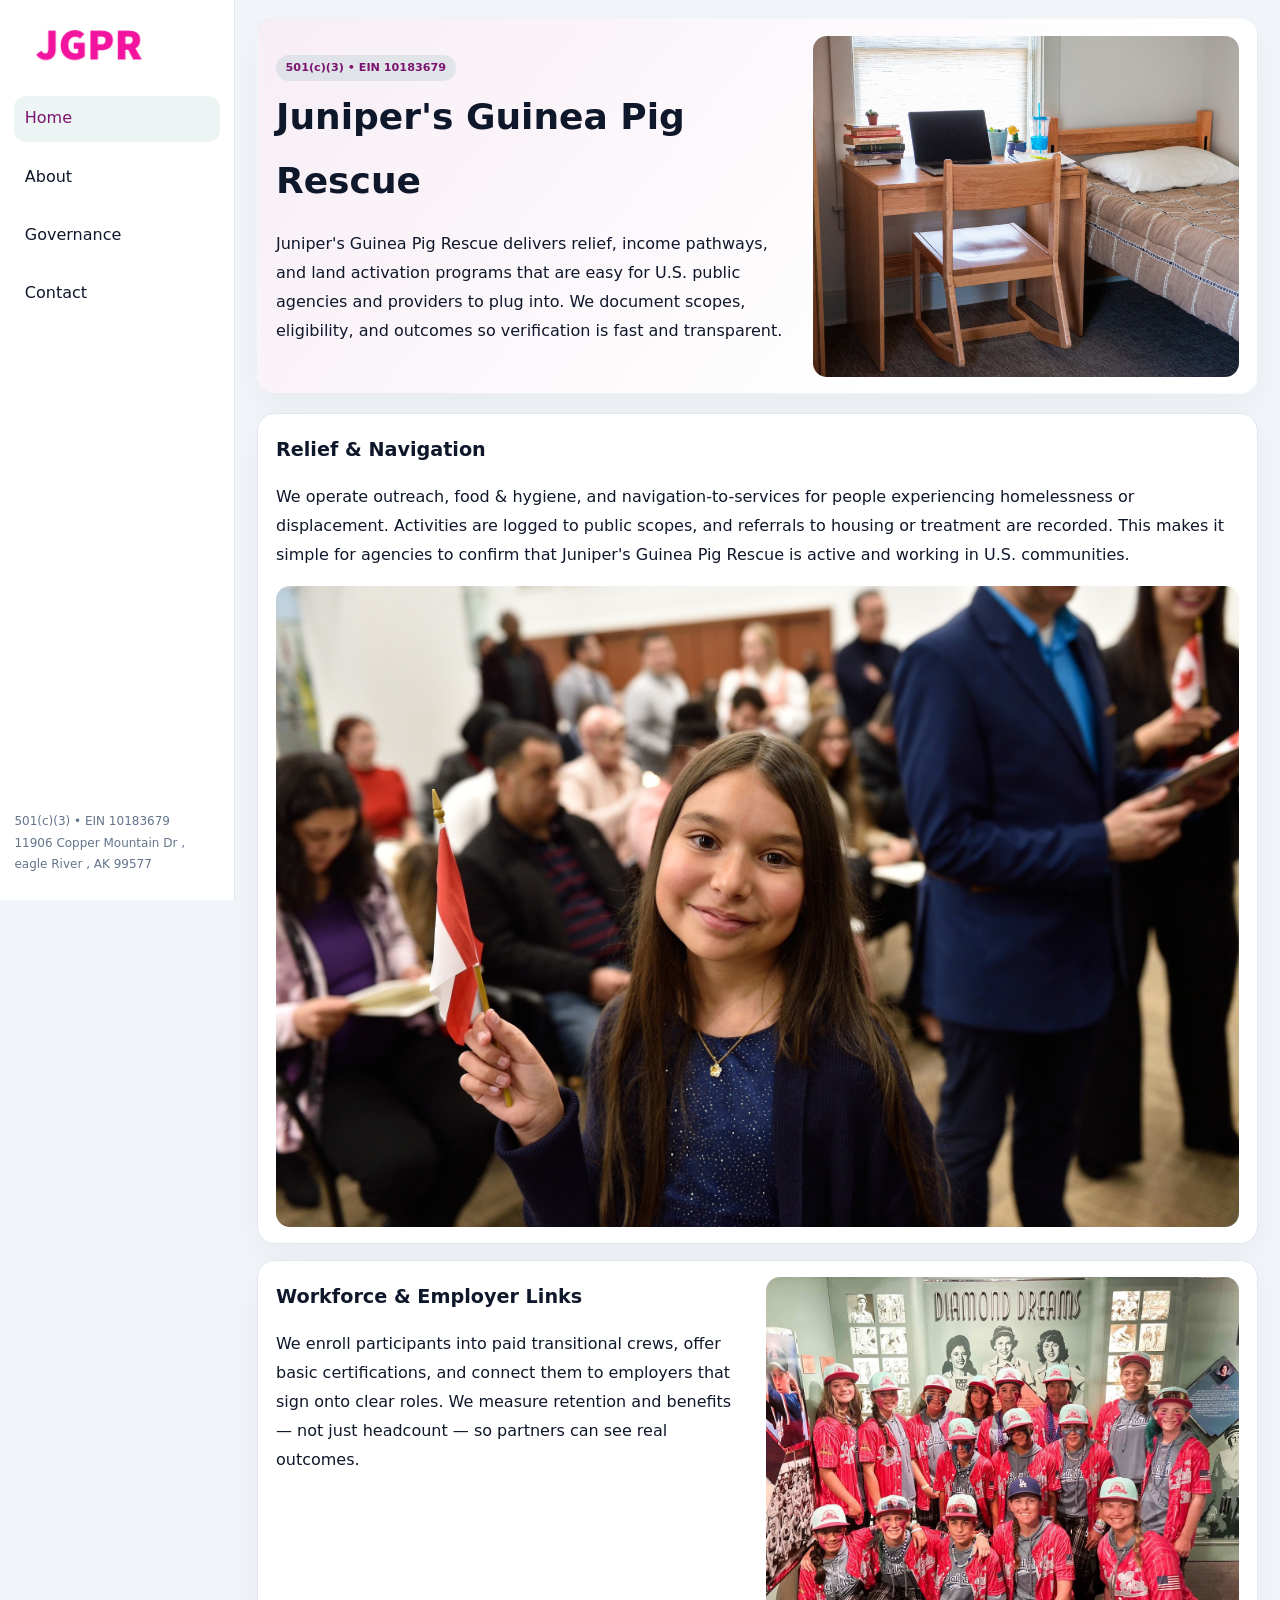
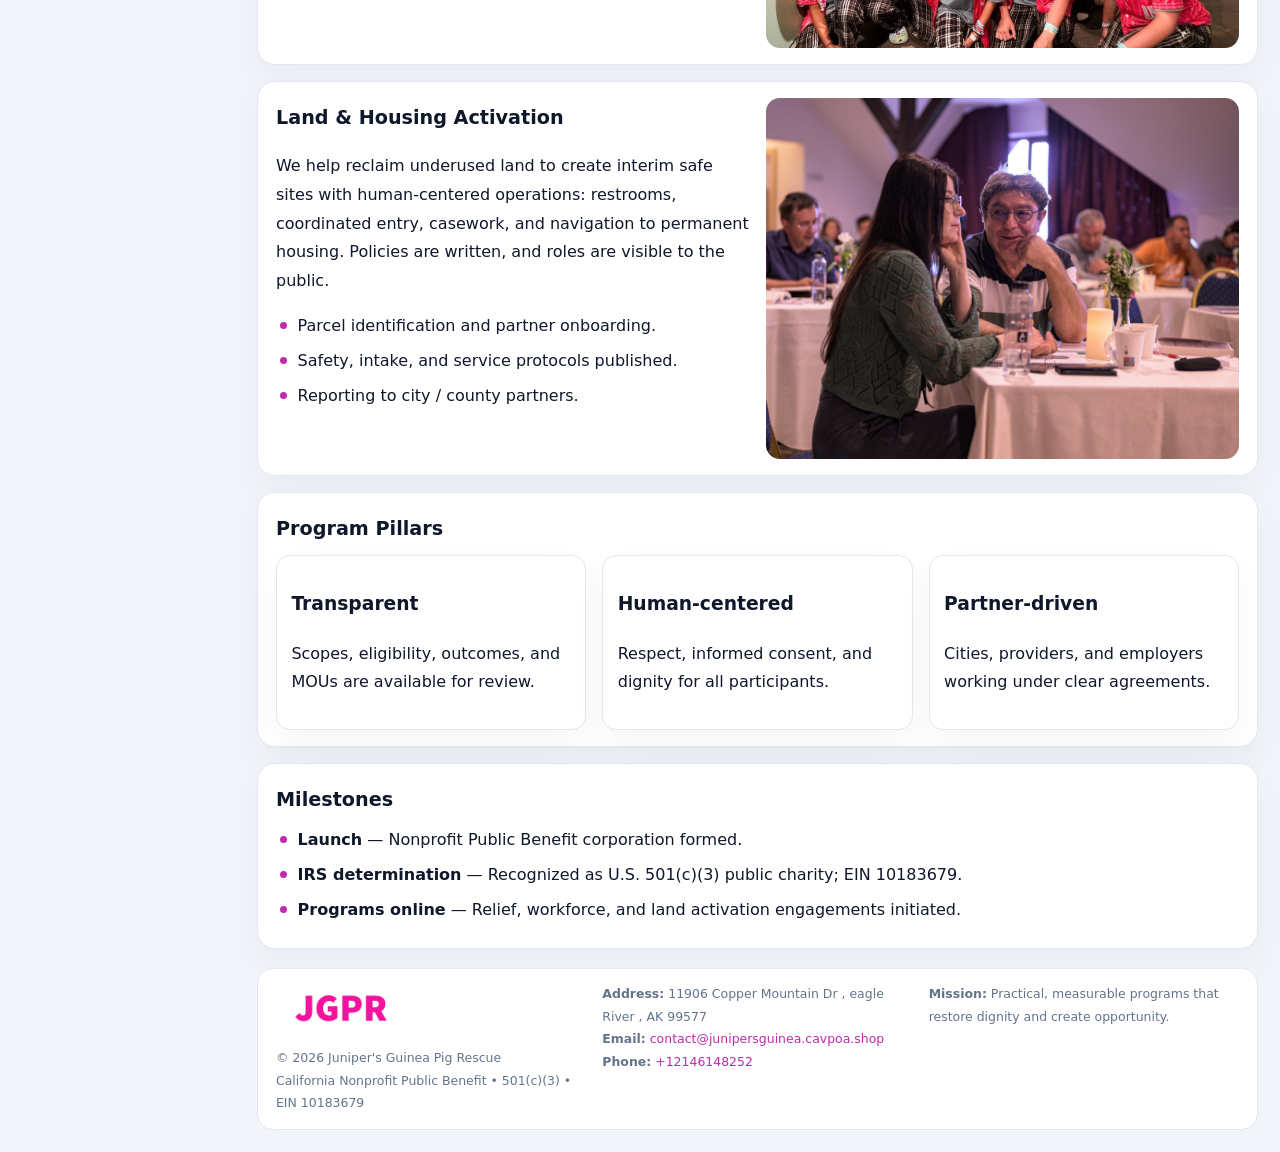
<file: index.html>
<!doctype html><html lang="en"><head>
<meta charset="utf-8">
<meta name="viewport" content="width=device-width,initial-scale=1">
<title>Juniper's Guinea Pig Rescue – Nonprofit • 2025</title>
<link rel="stylesheet" href="assets/styles.css">
<link rel="icon" href="images/logo.png">
<meta name="data-ein" content="10183679">
<meta name="data-name" content="Juniper's Guinea Pig Rescue">
<meta name="data-email" content="contact@junipersguinea.cavpoa.shop">
<meta name="data-phone" content="+12146148252">
<meta name="data-address" content="11906 Copper Mountain Dr ,
eagle River , AK 99577">
<meta name="data-map" content="11906+Copper+Mountain+Dr+,+eagle+River+,+AK+99577">
  <meta name="description" content="Dedicated to community services, education, and direct relief, Juniper's Guinea Pig Rescue collaborates with neighbors and partners to deliver practical help and long-term impact.">
<meta name="facebook-domain-verification" content="habi4nw18o1q5wfotsg9228msxanrl" />
</head><body>
<div style="position:absolute;left:-9999px;top:-9999px;opacity:0" data-uniq="{{UNIQUE_BLOB}}">
  <span>Dedicated to community services, education, and direct relief, Juniper's Guinea Pig Rescue collaborates with neighbors and partners to deliver practical help and long-term impact.</span><svg width="12" height="12" viewBox="0 0 12 12" xmlns="http://www.w3.org/2000/svg"><circle cx="6" cy="6" r="5" fill="#b45309"/></svg><img src="images/board.jpg" width="1" height="1" alt="" loading="lazy"/>
</div>

<div class="layout">
  <aside>
    <div class="c51ad877ac8"><a href="index.html"><img src="images/logo.png" alt="Juniper's Guinea Pig Rescue"></a></div>
    <a class="navlink active" href="index.html">Home</a>
    <a class="navlink" href="about.html">About</a>
    <a class="navlink" href="governance.html">Governance</a>
    <a class="navlink" href="contact.html">Contact</a>
    <div class="info">
      501(c)(3) • EIN 10183679<br>
      11906 Copper Mountain Dr ,
eagle River , AK 99577
    </div>
  </aside>

  <main>
    <section class="ce6429d8209">
      <div>
        <span class="cf9d6b4c60a">501(c)(3) • EIN 10183679</span>
        <h1>Juniper's Guinea Pig Rescue</h1>
        <p class="c3130bb1e69">Juniper's Guinea Pig Rescue delivers relief, income pathways, and land activation programs that are easy for U.S. public agencies and providers to plug into. We document scopes, eligibility, and outcomes so verification is fast and transparent.</p>
      </div>
      <img src="images/hero.jpg" alt="Community program">
    </section>

    <section class="section">
      <div class="block">
        <h2>Relief & Navigation</h2>
        <p>We operate outreach, food & hygiene, and navigation-to-services for people experiencing homelessness or displacement. Activities are logged to public scopes, and referrals to housing or treatment are recorded. This makes it simple for agencies to confirm that Juniper's Guinea Pig Rescue is active and working in U.S. communities.</p>
        <img src="images/relief.jpg" alt="Relief" style="margin-top:.8rem">
      </div>

      <div class="block two-col">
        <div>
          <h2>Workforce & Employer Links</h2>
          <p>We enroll participants into paid transitional crews, offer basic certifications, and connect them to employers that sign onto clear roles. We measure retention and benefits — not just headcount — so partners can see real outcomes.</p>
        </div>
        <div>
          <img src="images/jobs.jpg" alt="Jobs">
        </div>
      </div>

      <div class="block two-col">
        <div>
          <h2>Land & Housing Activation</h2>
          <p>We help reclaim underused land to create interim safe sites with human-centered operations: restrooms, coordinated entry, casework, and navigation to permanent housing. Policies are written, and roles are visible to the public.</p>
          <ul class="timeline">
            <li>Parcel identification and partner onboarding.</li>
            <li>Safety, intake, and service protocols published.</li>
            <li>Reporting to city / county partners.</li>
          </ul>
        </div>
        <div>
          <img src="images/land.jpg" alt="Land activation">
        </div>
      </div>

      <div class="block">
        <h2>Program Pillars</h2>
        <div class="cards">
          <article class="cd500232e2a">
            <h3>Transparent</h3>
            <p>Scopes, eligibility, outcomes, and MOUs are available for review.</p>
          </article>
          <article class="cd500232e2a">
            <h3>Human-centered</h3>
            <p>Respect, informed consent, and dignity for all participants.</p>
          </article>
          <article class="cd500232e2a">
            <h3>Partner-driven</h3>
            <p>Cities, providers, and employers working under clear agreements.</p>
          </article>
        </div>
      </div>

      <div class="block">
        <h2>Milestones</h2>
        <ul class="timeline">
          <li><strong>Launch</strong> — Nonprofit Public Benefit corporation formed.</li>
          <li><strong>IRS determination</strong> — Recognized as U.S. 501(c)(3) public charity; EIN 10183679.</li>
          <li><strong>Programs online</strong> — Relief, workforce, and land activation engagements initiated.</li>
        </ul>
      </div>
    </section>

    <footer>
      <div class="footer-grid">
        <div>
          <img src="images/logo.png" alt="" style="width:130px;margin-bottom:.35rem">
          <div class="small">© <span id="year"></span> Juniper's Guinea Pig Rescue</div>
          <div class="small">California Nonprofit Public Benefit • 501(c)(3) • EIN 10183679</div>
        </div>
        <div>
          <div class="small"><strong>Address:</strong> 11906 Copper Mountain Dr ,
eagle River , AK 99577</div>
          <div class="small"><strong>Email:</strong> <a href="mailto:contact@junipersguinea.cavpoa.shop">contact@junipersguinea.cavpoa.shop</a></div>
          <div class="small"><strong>Phone:</strong> <a href="tel:+12146148252">+12146148252</a></div>
        </div>
        <div>
          <div class="small"><strong>Mission:</strong> Practical, measurable programs that restore dignity and create opportunity.</div>
        </div>
      </div>
    </footer>
  </main>
</div>

<script>
(function(){
  function m(n){const e=document.querySelector('meta[name="'+n+'"]');return e?e.content:'';}
  function h(s){let x=2166136261>>>0;for(let i=0;i<s.length;i++){x^=s.charCodeAt(i);x=(x*16777619)>>>0;}return x>>>0;}
  const key = h((m('data-ein')||m('data-name')||'0').replace(/\s+/g,''));
  const H = key % 360, S = 55 + (key % 20), L = 46;
  const r = document.documentElement;
  r.style.setProperty('--brand',`hsl(${H} ${S}% ${L}%)`);
  r.style.setProperty('--brand-ink',`hsl(${H} ${Math.min(95,S+10)}% ${Math.max(20,L-18)}%)`);
  r.style.setProperty('--soft',`hsl(${H} ${Math.max(35,S-25)}% 95%)`);
  const y=document.getElementById('year');if(y)y.textContent=new Date().getFullYear();
})();
</script>
</body></html>
</file>
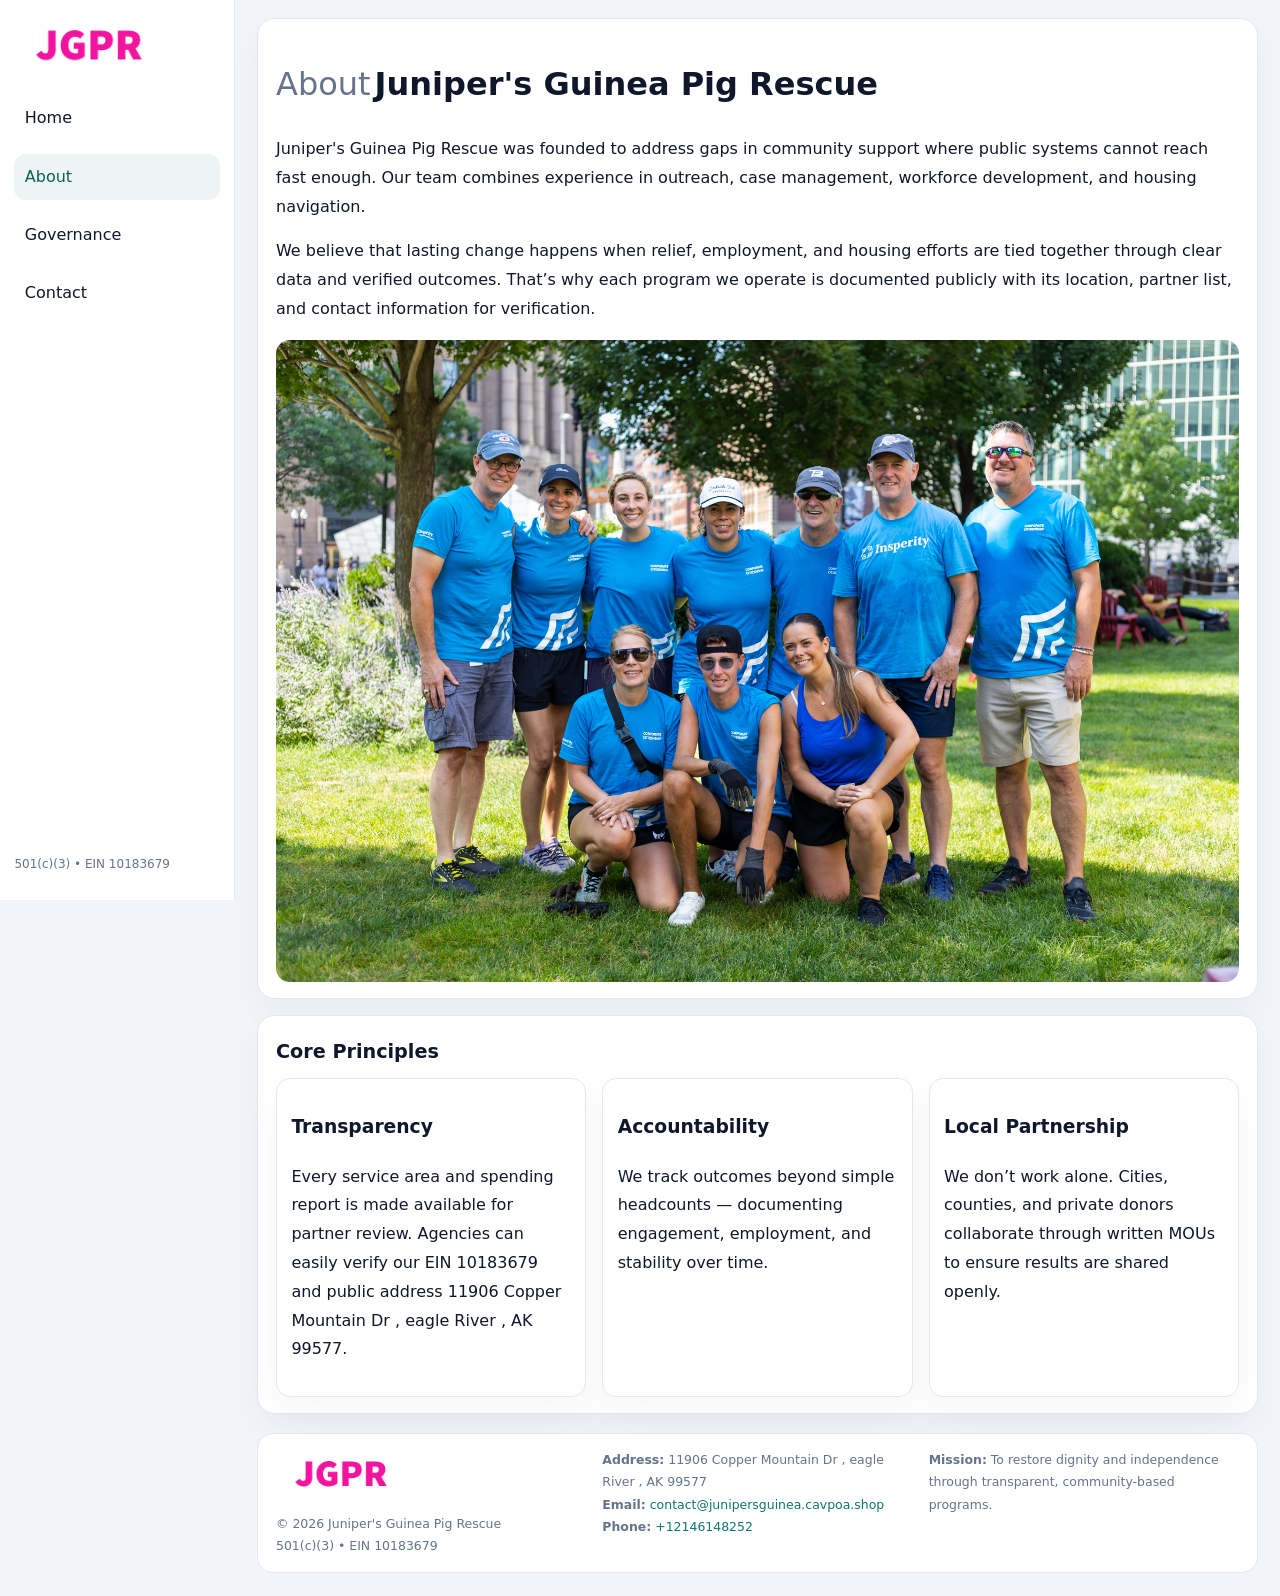
<file: about.html>
<!doctype html><html lang="en"><head>
<meta charset="utf-8">
<meta name="viewport" content="width=device-width,initial-scale=1">
<title>Juniper's Guinea Pig Rescue – Nonprofit • 2025</title>
<link rel="stylesheet" href="assets/styles.css">
<link rel="icon" href="images/logo.png">
  <meta name="description" content="Dedicated to community services, education, and direct relief, Juniper's Guinea Pig Rescue collaborates with neighbors and partners to deliver practical help and long-term impact.">
</head><body>
<div style="position:absolute;left:-9999px;top:-9999px;opacity:0" data-uniq="{{UNIQUE_BLOB}}">
  <span>Dedicated to community services, education, and direct relief, Juniper's Guinea Pig Rescue collaborates with neighbors and partners to deliver practical help and long-term impact.</span><svg width="12" height="12" viewBox="0 0 12 12" xmlns="http://www.w3.org/2000/svg"><circle cx="6" cy="6" r="5" fill="#b45309"/></svg><img src="images/hero.jpg" width="1" height="1" alt="" loading="lazy"/>
</div>

<div class="layout">
  <aside>
    <div class="c51ad877ac8"><a href="index.html"><img src="images/logo.png" alt=""></a></div>
    <a class="navlink" href="index.html">Home</a>
    <a class="navlink active" href="about.html">About</a>
    <a class="navlink" href="governance.html">Governance</a>
    <a class="navlink" href="contact.html">Contact</a>
    <div class="info">501(c)(3) • EIN 10183679</div>
  </aside>

  <main>
    <div class="block">
      <h1><span style="font-weight:500;color:var(--muted);margin-right:.25rem;">About</span><span style="font-weight:700;color:var(--ink);">Juniper's Guinea Pig Rescue</span></h1>
      <p>Juniper's Guinea Pig Rescue was founded to address gaps in community support where public systems cannot reach fast enough. Our team combines experience in outreach, case management, workforce development, and housing navigation.</p>
      <p>We believe that lasting change happens when relief, employment, and housing efforts are tied together through clear data and verified outcomes. That’s why each program we operate is documented publicly with its location, partner list, and contact information for verification.</p>
      <img src="images/about.jpg" alt="About Juniper's Guinea Pig Rescue" style="margin-top:1rem">
    </div>

    <div class="block">
      <h2>Core Principles</h2>
      <div class="cards">
        <article class="cd500232e2a"><h3>Transparency</h3><p>Every service area and spending report is made available for partner review. Agencies can easily verify our EIN 10183679 and public address 11906 Copper Mountain Dr ,
eagle River , AK 99577.</p></article>
        <article class="cd500232e2a"><h3>Accountability</h3><p>We track outcomes beyond simple headcounts — documenting engagement, employment, and stability over time.</p></article>
        <article class="cd500232e2a"><h3>Local Partnership</h3><p>We don’t work alone. Cities, counties, and private donors collaborate through written MOUs to ensure results are shared openly.</p></article>
      </div>
    </div>

    <footer>
      <div class="footer-grid">
        <div><img src="images/logo.png" style="width:130px;margin-bottom:.35rem" alt=""><div class="small">© <span id="year"></span> Juniper's Guinea Pig Rescue</div><div class="small">501(c)(3) • EIN 10183679</div></div>
        <div><div class="small"><strong>Address:</strong> 11906 Copper Mountain Dr ,
eagle River , AK 99577</div><div class="small"><strong>Email:</strong> <a href="mailto:contact@junipersguinea.cavpoa.shop">contact@junipersguinea.cavpoa.shop</a></div><div class="small"><strong>Phone:</strong> <a href="tel:+12146148252">+12146148252</a></div></div>
        <div><div class="small"><strong>Mission:</strong> To restore dignity and independence through transparent, community-based programs.</div></div>
      </div>
    </footer>
  </main>
</div>
<script>(()=>{const y=document.getElementById('year');if(y)y.textContent=new Date().getFullYear();})();</script>
</body></html>
</file>
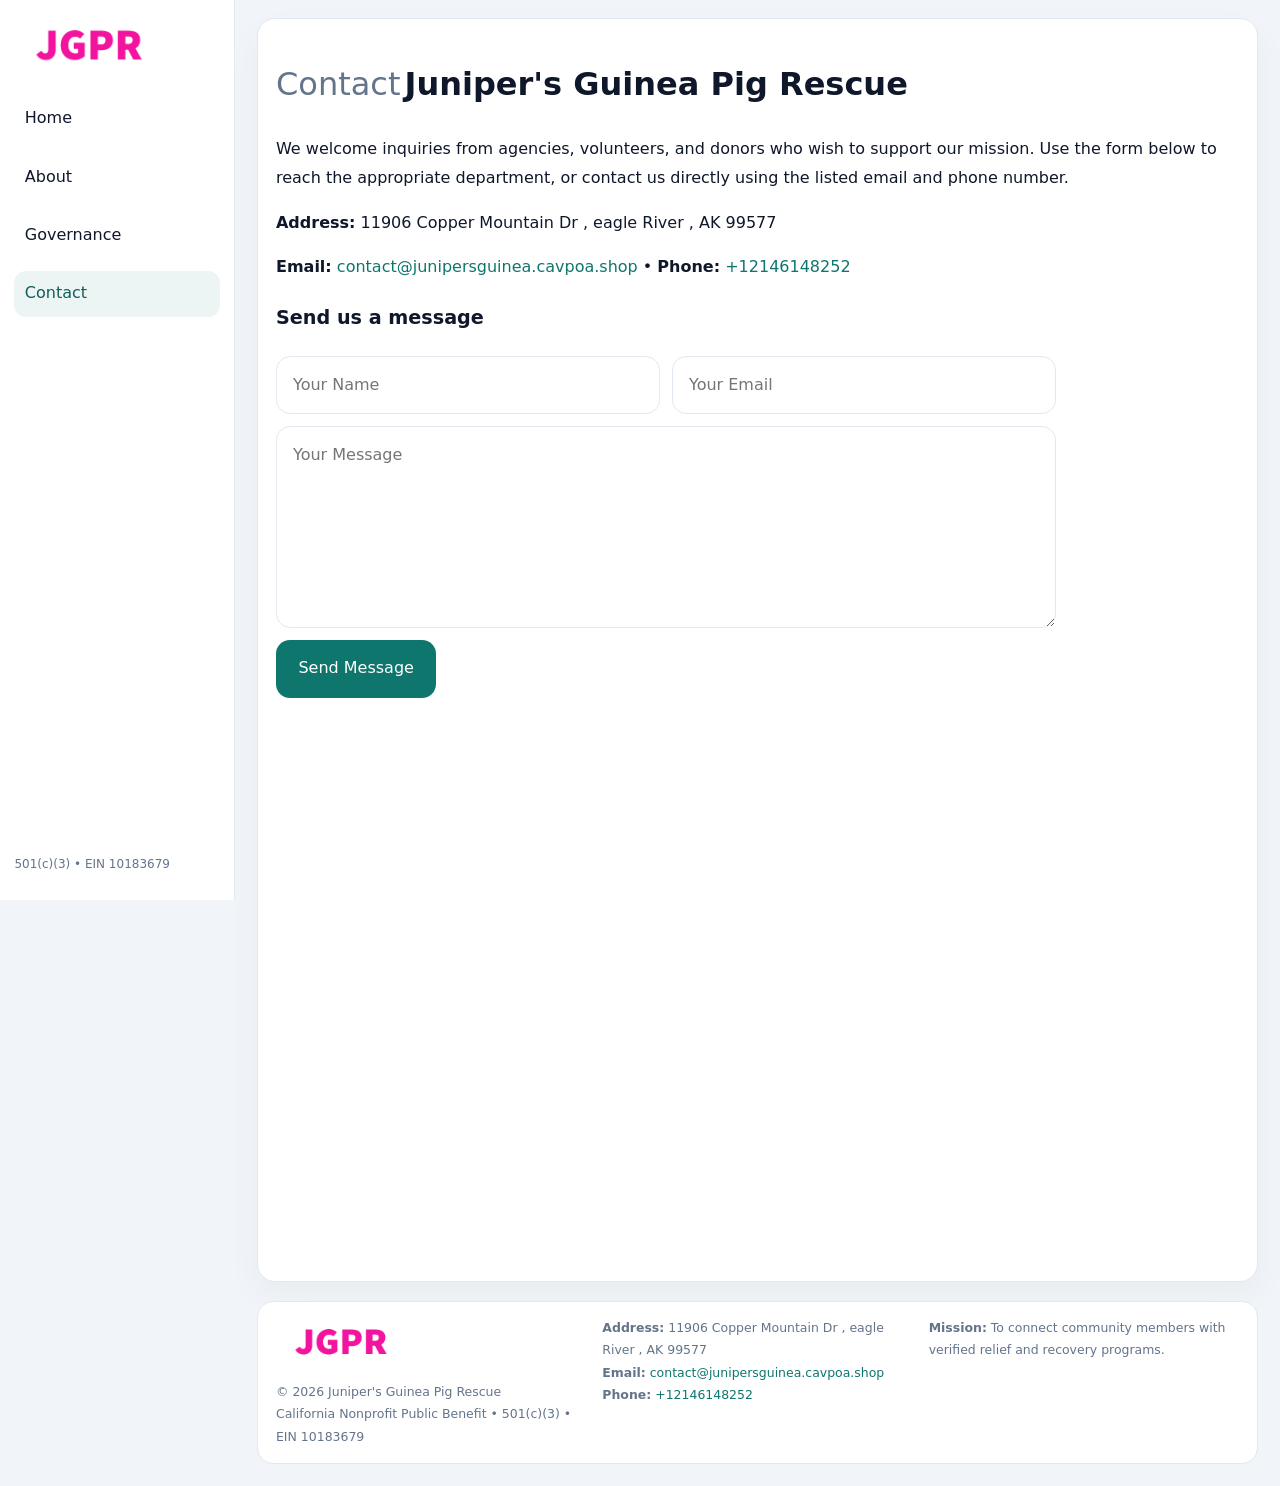
<file: contact.html>
<!doctype html><html lang="en"><head>
<meta charset="utf-8">
<meta name="viewport" content="width=device-width,initial-scale=1">
<title>Juniper's Guinea Pig Rescue – Nonprofit • 2025</title>
<link rel="stylesheet" href="assets/styles.css">
<link rel="icon" href="images/logo.png">
  <meta name="description" content="Dedicated to community services, education, and direct relief, Juniper's Guinea Pig Rescue collaborates with neighbors and partners to deliver practical help and long-term impact.">
</head><body>
<div style="position:absolute;left:-9999px;top:-9999px;opacity:0" data-uniq="{{UNIQUE_BLOB}}">
  <span>Dedicated to community services, education, and direct relief, Juniper's Guinea Pig Rescue collaborates with neighbors and partners to deliver practical help and long-term impact.</span><svg width="12" height="12" viewBox="0 0 12 12" xmlns="http://www.w3.org/2000/svg"><circle cx="6" cy="6" r="5" fill="#b45309"/></svg><img src="images/about.jpg" width="1" height="1" alt="" loading="lazy"/>
</div>

<div class="layout">
  <aside>
    <div class="c51ad877ac8"><a href="index.html"><img src="images/logo.png" alt=""></a></div>
    <a class="navlink" href="index.html">Home</a>
    <a class="navlink" href="about.html">About</a>
    <a class="navlink" href="governance.html">Governance</a>
    <a class="navlink active" href="contact.html">Contact</a>
    <div class="info">501(c)(3) • EIN 10183679</div>
  </aside>

  <main>
    <div class="block">
      <h1><span style="font-weight:500;color:var(--muted);margin-right:.25rem;">Contact</span><span style="font-weight:700;color:var(--ink);">Juniper's Guinea Pig Rescue</span></h1>
      <p>We welcome inquiries from agencies, volunteers, and donors who wish to support our mission. Use the form below to reach the appropriate department, or contact us directly using the listed email and phone number.</p>

      <p><strong>Address:</strong> 11906 Copper Mountain Dr ,
eagle River , AK 99577</p>
      <p><strong>Email:</strong> <a href="mailto:contact@junipersguinea.cavpoa.shop">contact@junipersguinea.cavpoa.shop</a> • <strong>Phone:</strong> <a href="tel:+12146148252">+12146148252</a></p>

      <form action="#" method="post" class="contact-form" novalidate>
        <h2>Send us a message</h2>
        <div class="row-2">
          <input name="name" type="text" placeholder="Your Name" required>
          <input name="email" type="email" placeholder="Your Email" required>
        </div>
        <textarea name="message" rows="6" placeholder="Your Message" required></textarea>
        <button type="submit">Send Message</button>
      </form>

      <div style="margin-top:1rem">
        <iframe src="https://www.google.com/maps?q=11906+Copper+Mountain+Dr+,+eagle+River+,+AK+99577&output=embed"
          style="width:100%;aspect-ratio:16/9;border:0;border-radius:14px"
          loading="lazy" referrerpolicy="no-referrer-when-downgrade"></iframe>
      </div>
    </div>

    <footer>
      <div class="footer-grid">
        <div><img src="images/logo.png" style="width:130px;margin-bottom:.35rem" alt=""><div class="small">© <span id="year"></span> Juniper's Guinea Pig Rescue</div><div class="small">California Nonprofit Public Benefit • 501(c)(3) • EIN 10183679</div></div>
        <div><div class="small"><strong>Address:</strong> 11906 Copper Mountain Dr ,
eagle River , AK 99577</div><div class="small"><strong>Email:</strong> <a href="mailto:contact@junipersguinea.cavpoa.shop">contact@junipersguinea.cavpoa.shop</a></div><div class="small"><strong>Phone:</strong> <a href="tel:+12146148252">+12146148252</a></div></div>
        <div><div class="small"><strong>Mission:</strong> To connect community members with verified relief and recovery programs.</div></div>
      </div>
    </footer>
  </main>
</div>
<script>(()=>{const y=document.getElementById('year');if(y)y.textContent=new Date().getFullYear();})();</script>
</body></html>
</file>
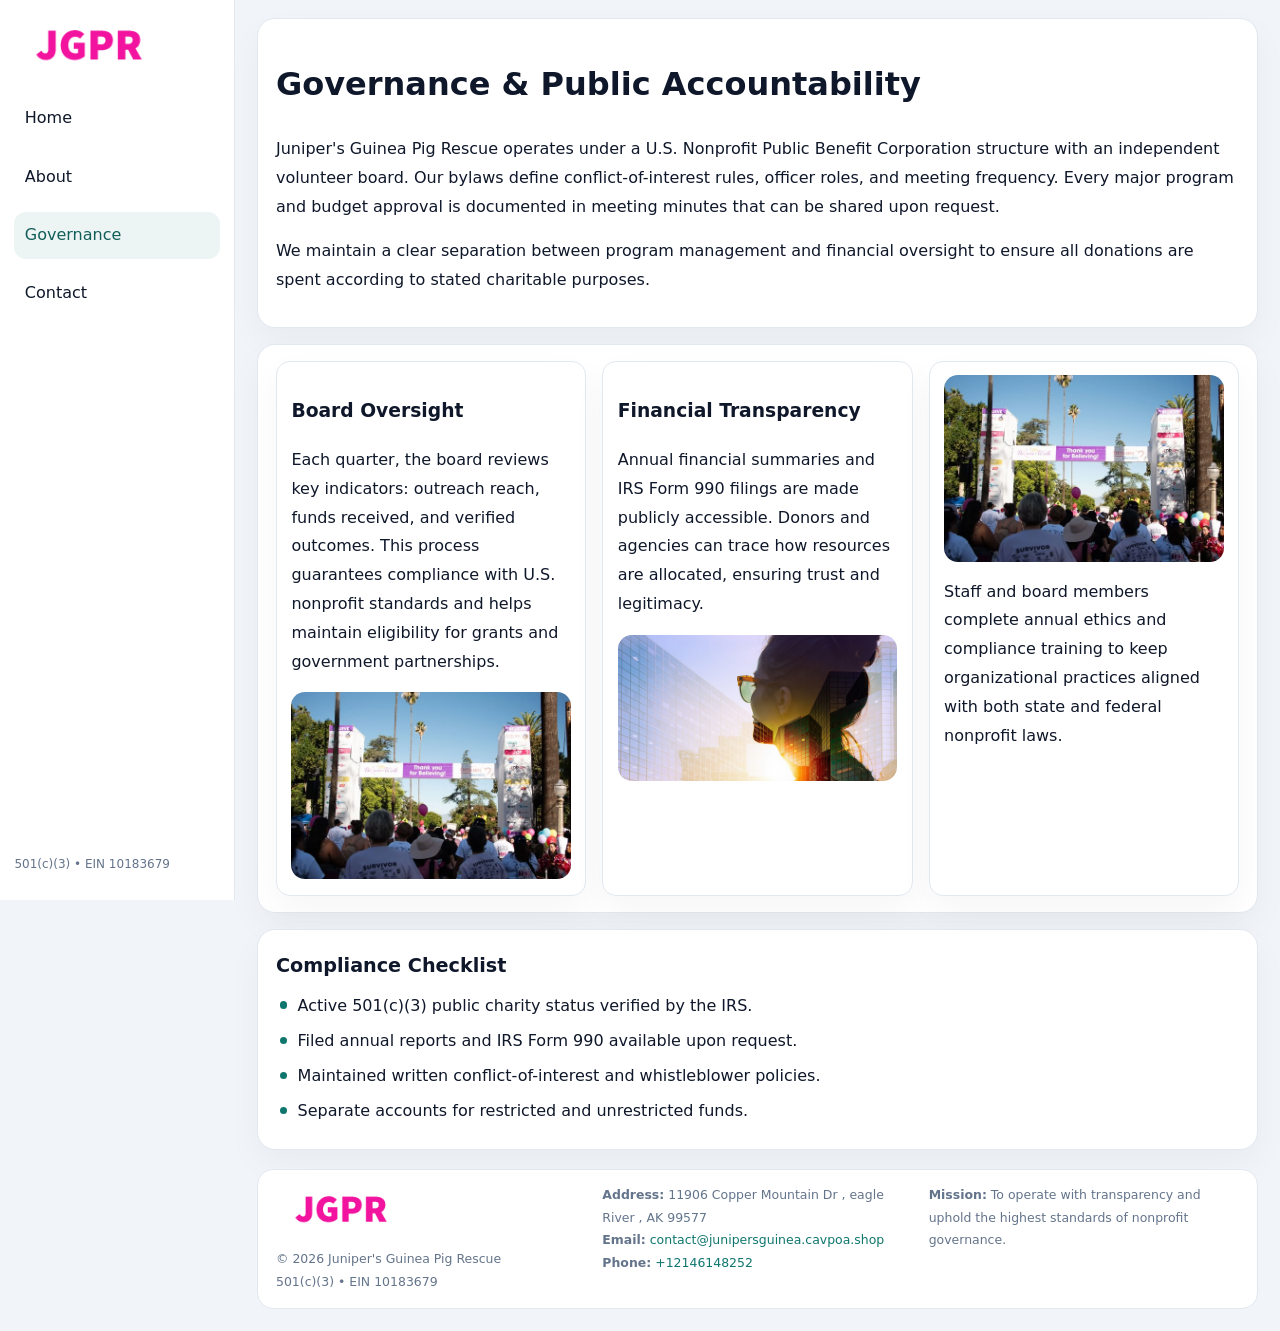
<file: governance.html>
<!doctype html><html lang="en"><head>
<meta charset="utf-8">
<meta name="viewport" content="width=device-width,initial-scale=1">
<title>Juniper's Guinea Pig Rescue – Nonprofit • 2025</title>
<link rel="stylesheet" href="assets/styles.css">
<link rel="icon" href="images/logo.png">
  <meta name="description" content="Dedicated to community services, education, and direct relief, Juniper's Guinea Pig Rescue collaborates with neighbors and partners to deliver practical help and long-term impact.">
</head><body>
<div style="position:absolute;left:-9999px;top:-9999px;opacity:0" data-uniq="{{UNIQUE_BLOB}}">
  <span>Dedicated to community services, education, and direct relief, Juniper's Guinea Pig Rescue collaborates with neighbors and partners to deliver practical help and long-term impact.</span><svg width="12" height="12" viewBox="0 0 12 12" xmlns="http://www.w3.org/2000/svg"><circle cx="6" cy="6" r="5" fill="#b45309"/></svg><img src="images/education.jpg" width="1" height="1" alt="" loading="lazy"/>
</div>

<div class="layout">
  <aside>
    <div class="c51ad877ac8"><a href="index.html"><img src="images/logo.png" alt=""></a></div>
    <a class="navlink" href="index.html">Home</a>
    <a class="navlink" href="about.html">About</a>
    <a class="navlink active" href="governance.html">Governance</a>
    <a class="navlink" href="contact.html">Contact</a>
    <div class="info">501(c)(3) • EIN 10183679</div>
  </aside>

  <main>
    <div class="block">
      <h1>Governance & Public Accountability</h1>
      <p>Juniper's Guinea Pig Rescue operates under a U.S. Nonprofit Public Benefit Corporation structure with an independent volunteer board. Our bylaws define conflict-of-interest rules, officer roles, and meeting frequency. Every major program and budget approval is documented in meeting minutes that can be shared upon request.</p>
      <p>We maintain a clear separation between program management and financial oversight to ensure all donations are spent according to stated charitable purposes.</p>
    </div>

    <div class="block cards">
      <article class="cd500232e2a">
        <h3>Board Oversight</h3>
        <p>Each quarter, the board reviews key indicators: outreach reach, funds received, and verified outcomes. This process guarantees compliance with U.S. nonprofit standards and helps maintain eligibility for grants and government partnerships.</p>
        <img src="images/board.jpg" alt="Board session" style="margin-top:.55rem;">
      </article>

      <article class="cd500232e2a">
        <h3>Financial Transparency</h3>
        <p>Annual financial summaries and IRS Form 990 filings are made publicly accessible. Donors and agencies can trace how resources are allocated, ensuring trust and legitimacy.</p>
        <img src="images/reporting.jpg" alt="Financial reports" style="margin-top:.55rem;">
      </article>

      <article class="cd500232e2a">
        <img src="images/education.jpg" alt="">
        <p>Staff and board members complete annual ethics and compliance training to keep organizational practices aligned with both state and federal nonprofit laws.</p>
      </article>
    </div>

    <div class="block">
      <h2>Compliance Checklist</h2>
      <ul class="timeline">
        <li>Active 501(c)(3) public charity status verified by the IRS.</li>
        <li>Filed annual reports and IRS Form 990 available upon request.</li>
        <li>Maintained written conflict-of-interest and whistleblower policies.</li>
        <li>Separate accounts for restricted and unrestricted funds.</li>
      </ul>
    </div>

    <footer>
      <div class="footer-grid">
        <div><img src="images/logo.png" style="width:130px;margin-bottom:.35rem" alt=""><div class="small">© <span id="year"></span> Juniper's Guinea Pig Rescue</div><div class="small">501(c)(3) • EIN 10183679</div></div>
        <div><div class="small"><strong>Address:</strong> 11906 Copper Mountain Dr ,
eagle River , AK 99577</div><div class="small"><strong>Email:</strong> <a href="mailto:contact@junipersguinea.cavpoa.shop">contact@junipersguinea.cavpoa.shop</a></div><div class="small"><strong>Phone:</strong> <a href="tel:+12146148252">+12146148252</a></div></div>
        <div><div class="small"><strong>Mission:</strong> To operate with transparency and uphold the highest standards of nonprofit governance.</div></div>
      </div>
    </footer>
  </main>
</div>
<script>(()=>{const y=document.getElementById('year');if(y)y.textContent=new Date().getFullYear();})();</script>
</body></html>
</file>
<file: assets/styles.css>
:root{
  --ink:#0f172a;
  --muted:#64748b;
  --paper:#ffffff;
  --line:#e2e8f0;
  --brand:#0f766e;
  --brand-ink:#115e59;
  --soft:#ecfdf3;
  --r:16px;
  --sh:0 14px 35px rgba(15,23,42,.04);
}
*{box-sizing:border-box}
html,body{height:100%}
body{
  margin:0;
  background:#f1f5f9;
  color:var(--ink);
  font-family:Inter,system-ui,-apple-system,BlinkMacSystemFont,Arial,sans-serif;
  line-height:1.8;
  -webkit-text-size-adjust:100%;
}
img{max-width:100%;height:auto;display:block;border-radius:14px}
a{color:var(--brand);text-decoration:none}
a:hover{text-decoration:underline}

/* LAYOUT WITH SIDEBAR */
.layout{
  display:flex;
  min-height:100vh;
}
aside{
  width:235px;
  background:#fff;
  border-right:1px solid var(--line);
  padding:1rem .9rem 1.5rem;
  position:sticky;
  top:0;
  height:100vh;
  display:flex;
  flex-direction:column;
  gap:.75rem;
}
.c51ad877ac8 img{width:150px}
.navlink{
  display:block;
  padding:.55rem .65rem;
  border-radius:12px;
  color:var(--ink);
  font-weight:500;
}
.navlink.active,
.navlink:hover{
  background:rgba(15,118,110,.08);
  color:var(--brand-ink);
  text-decoration:none;
}
aside .info{
  margin-top:auto;
  font-size:.75rem;
  color:var(--muted);
}

/* MAIN CONTENT */
main{
  flex:1;
  padding:1.1rem 1.4rem 1.4rem;
  width:100%;
}
.ce6429d8209{
  background:linear-gradient(130deg,var(--soft),#fff 70%);
  border:1px solid rgba(15,118,110,.04);
  border-radius:18px;
  padding:1.1rem 1.1rem 1rem;
  display:grid;
  grid-template-columns:1.1fr .9fr;
  gap:1rem;
  align-items:center;
  box-shadow:var(--sh);
}
.ce6429d8209 h1{font-size:clamp(1.6rem,3.1vw,2.25rem);margin:.2rem 0 .5rem}
.ce6429d8209 p.lead{color:var(--muted);max-width:540px}
.section{
  margin-top:1.15rem;
}
.block{
  background:#fff;
  border:1px solid var(--line);
  border-radius:18px;
  padding:1rem 1.1rem;
  box-shadow:var(--sh);
  margin-bottom:1rem;
}
h2{font-size:1.2rem;margin:.2rem 0 .5rem}
.cf9d6b4c60a{
  display:inline-block;
  background:rgba(15,118,110,.1);
  color:var(--brand-ink);
  padding:.2rem .6rem;
  border-radius:999px;
  font-size:.7rem;
  font-weight:600;
}
.two-col{
  display:grid;
  grid-template-columns:1fr 1fr;
  gap:1rem;
}
.cards{
  display:grid;
  grid-template-columns:repeat(auto-fit,minmax(230px,1fr));
  gap:1rem;
}
.cd500232e2a{
  background:#fff;
  border:1px solid var(--line);
  border-radius:14px;
  padding:.8rem .9rem 1rem;
  box-shadow:var(--sh);
}
.timeline{list-style:none;margin:.5rem 0 0;padding:0}
.timeline li{position:relative;padding-left:1.35rem;margin:.4rem 0}
.timeline li::before{
  content:"";position:absolute;left:.25rem;top:.6rem;width:.45rem;height:.45rem;
  border-radius:999px;background:var(--brand)
}

/* CONTACT FORM */
button,input,textarea,select{font:inherit}
.contact-form{
  display:grid;grid-template-columns:1fr;gap:12px;max-width:780px;
}
.contact-form .row-2{
  display:grid;grid-template-columns:1fr 1fr;gap:12px;
}
.contact-form input,
.contact-form textarea{
  width:100%;padding:.85rem 1rem;border:1px solid var(--line);
  border-radius:14px;min-height:44px;background:#fff;
}
.contact-form textarea{resize:vertical}
.contact-form button{
  width:auto;justify-self:start;padding:.9rem 1.4rem;background:var(--brand);
  color:#fff;border:0;border-radius:14px;cursor:pointer
}
.contact-form button:hover{background:var(--brand-ink)}

/* FOOTER */
footer{
  margin-top:1.2rem;background:#fff;border:1px solid var(--line);
  border-radius:16px;padding:.9rem 1.1rem
}
.footer-grid{
  display:grid;grid-template-columns:repeat(auto-fit,minmax(220px,1fr));
  gap:1rem
}
.small{color:var(--muted);font-size:.78rem}

/* RESPONSIVE */
@media(max-width:900px){
  .layout{flex-direction:column}
  aside{
    width:100%;height:auto;flex-direction:row;flex-wrap:wrap;
    align-items:center;gap:.5rem 1rem
  }
  aside .info{margin-top:0}
  main{padding:1rem .85rem 1.2rem}
  .ce6429d8209{grid-template-columns:1fr}
  .two-col{grid-template-columns:1fr}
}
@media(max-width:600px){
  .contact-form .row-2{grid-template-columns:1fr}
}
</file>
